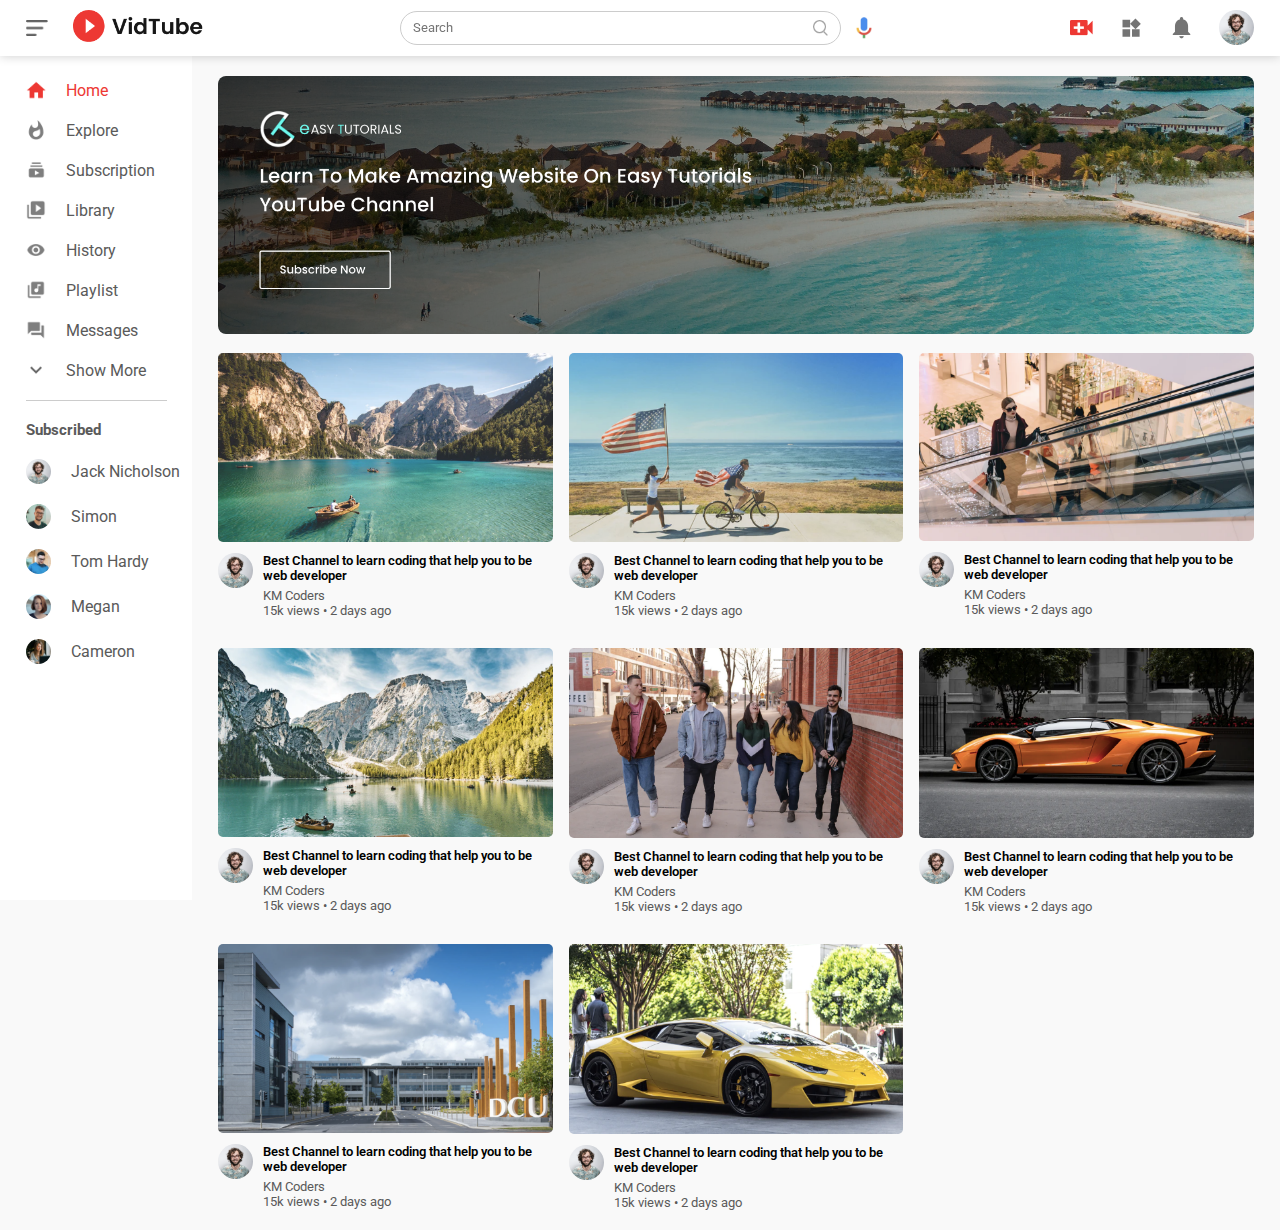
<file: index.html>
<!DOCTYPE html>
<html lang="en">
<head>
    <meta charset="UTF-8">
    <meta name="viewport" content="width=device-width, initial-scale=1.0">
    <title>YouTube Clone</title>
    <link rel="stylesheet" href="style.css">
</head>
<body>
    <nav class="flex-div">
        <div class="nav-left flex-div">
            <img src="images/menu.png" alt="menu" class="menu-icon">
            <a href="index.html"> <img src="images/logo.png" alt="menu" class="logo"></a>
        </div>
        <div class="nav-middle flex-div">
            <div class="search-box flex-div">
                <input type="search" placeholder="Search" name="search" id="search">
                <img src="images/search.png" alt="search" class="search-icon">
            </div>
            <img src="images/voice-search.png" alt="mic" class="mic-icon">
        </div>
        <div class="nav-right flex-div">
            <img src="images/upload.png" alt="menu">
            <img src="images/more.png" alt="menu">
            <img src="images/notification.png" alt="menu">
            <img src="images/Jack.png" alt="menu" class="user-icon">
        </div>
    </nav>

    <!-- SideBar -->

    <div class="sidebar">
        <div class="shortcut-links">
            <a href=""><img src="images/home.png" alt=""><p>Home</p></a>
            <a href=""><img src="images/explore.png" alt=""><p>Explore</p></a>
            <a href=""><img src="images/subscriprion.png" alt=""><p>Subscription</p></a>
            <a href=""><img src="images/library.png" alt=""><p>Library</p></a>
            <a href=""><img src="images/history.png" alt=""><p>History</p></a>
            <a href=""><img src="images/playlist.png" alt=""><p>Playlist</p></a>
            <a href=""><img src="images/messages.png" alt=""><p>Messages</p></a>
            <a href=""><img src="images/show-more.png" alt=""><p>Show More</p></a>
            <hr>
        </div>
        <div class="subscribed-list">
            <h3>Subscribed</h3>
            <a href=""><img src="images/Jack.png" alt=""><p>Jack Nicholson</p></a>
            <a href=""><img src="images/simon.png" alt=""><p>Simon</p></a>
            <a href=""><img src="images/tom.png" alt=""><p>Tom Hardy</p></a>
            <a href=""><img src="images/megan.png" alt=""><p>Megan</p></a>
            <a href=""><img src="images/cameron.png" alt=""><p>Cameron</p></a>
        </div>
    </div>


    <!-- End -->

    <!-- Main -->
    <main>
        <div class="container">
            <div class="banner">
                <img src="images/banner.png" alt="banner">
            </div>

            <div class="list-contianer">
                <div class="vid-list">
                  <a href="play_video.html"><img src="images/thumbnail1.png" alt="" class="thumbnail"></a>
                    <div class="flex-div">
                        <img src="images/Jack.png" alt="">
                        <div class="vid-info">
                            <a href="play_video.html">Best Channel to learn coding that help you to be web developer</a>
                            <p>KM Coders</p>
                            <p>15k views &bull; 2 days ago</p>
                            
                        </div>
                    </div>
                </div>
                <div class="vid-list">
                    <a href=""><img src="images/thumbnail2.png" alt="" class="thumbnail"></a>
                      <div class="flex-div">
                          <img src="images/Jack.png" alt="">
                          <div class="vid-info">
                              <a href="">Best Channel to learn coding that help you to be web developer</a>
                              <p>KM Coders</p>
                              <p>15k views &bull; 2 days ago</p>
                              
                          </div>
                      </div>
                  </div>
                  <div class="vid-list">
                    <a href=""><img src="images/thumbnail3.png" alt="" class="thumbnail"></a>
                      <div class="flex-div">
                          <img src="images/Jack.png" alt="">
                          <div class="vid-info">
                              <a href="">Best Channel to learn coding that help you to be web developer</a>
                              <p>KM Coders</p>
                              <p>15k views &bull; 2 days ago</p>
                              
                          </div>
                      </div>
                  </div>
                  <div class="vid-list">
                    <a href=""><img src="images/thumbnail4.png" alt="" class="thumbnail"></a>
                      <div class="flex-div">
                          <img src="images/Jack.png" alt="">
                          <div class="vid-info">
                              <a href="">Best Channel to learn coding that help you to be web developer</a>
                              <p>KM Coders</p>
                              <p>15k views &bull; 2 days ago</p>
                              
                          </div>
                      </div>
                  </div>
                  <div class="vid-list">
                    <a href=""><img src="images/thumbnail5.png" alt="" class="thumbnail"></a>
                      <div class="flex-div">
                          <img src="images/Jack.png" alt="">
                          <div class="vid-info">
                              <a href="">Best Channel to learn coding that help you to be web developer</a>
                              <p>KM Coders</p>
                              <p>15k views &bull; 2 days ago</p>
                              
                          </div>
                      </div>
                  </div>
                  <div class="vid-list">
                    <a href=""><img src="images/thumbnail6.png" alt="" class="thumbnail"></a>
                      <div class="flex-div">
                          <img src="images/Jack.png" alt="">
                          <div class="vid-info">
                              <a href="">Best Channel to learn coding that help you to be web developer</a>
                              <p>KM Coders</p>
                              <p>15k views &bull; 2 days ago</p>
                              
                          </div>
                      </div>
                  </div>
                  <div class="vid-list">
                    <a href=""><img src="images/thumbnail7.png" alt="" class="thumbnail"></a>
                      <div class="flex-div">
                          <img src="images/Jack.png" alt="">
                          <div class="vid-info">
                              <a href="">Best Channel to learn coding that help you to be web developer</a>
                              <p>KM Coders</p>
                              <p>15k views &bull; 2 days ago</p>
                              
                          </div>
                      </div>
                  </div>
                  <div class="vid-list">
                    <a href=""><img src="images/thumbnail8.png" alt="" class="thumbnail"></a>
                      <div class="flex-div">
                          <img src="images/Jack.png" alt="">
                          <div class="vid-info">
                              <a href="">Best Channel to learn coding that help you to be web developer</a>
                              <p>KM Coders</p>
                              <p>15k views &bull; 2 days ago</p>
                              
                          </div>
                      </div>
                  </div>
            </div>
        </div>
    </main>
    <!-- End -->
    <script src="main.js"></script>
</body>
</html>
</file>
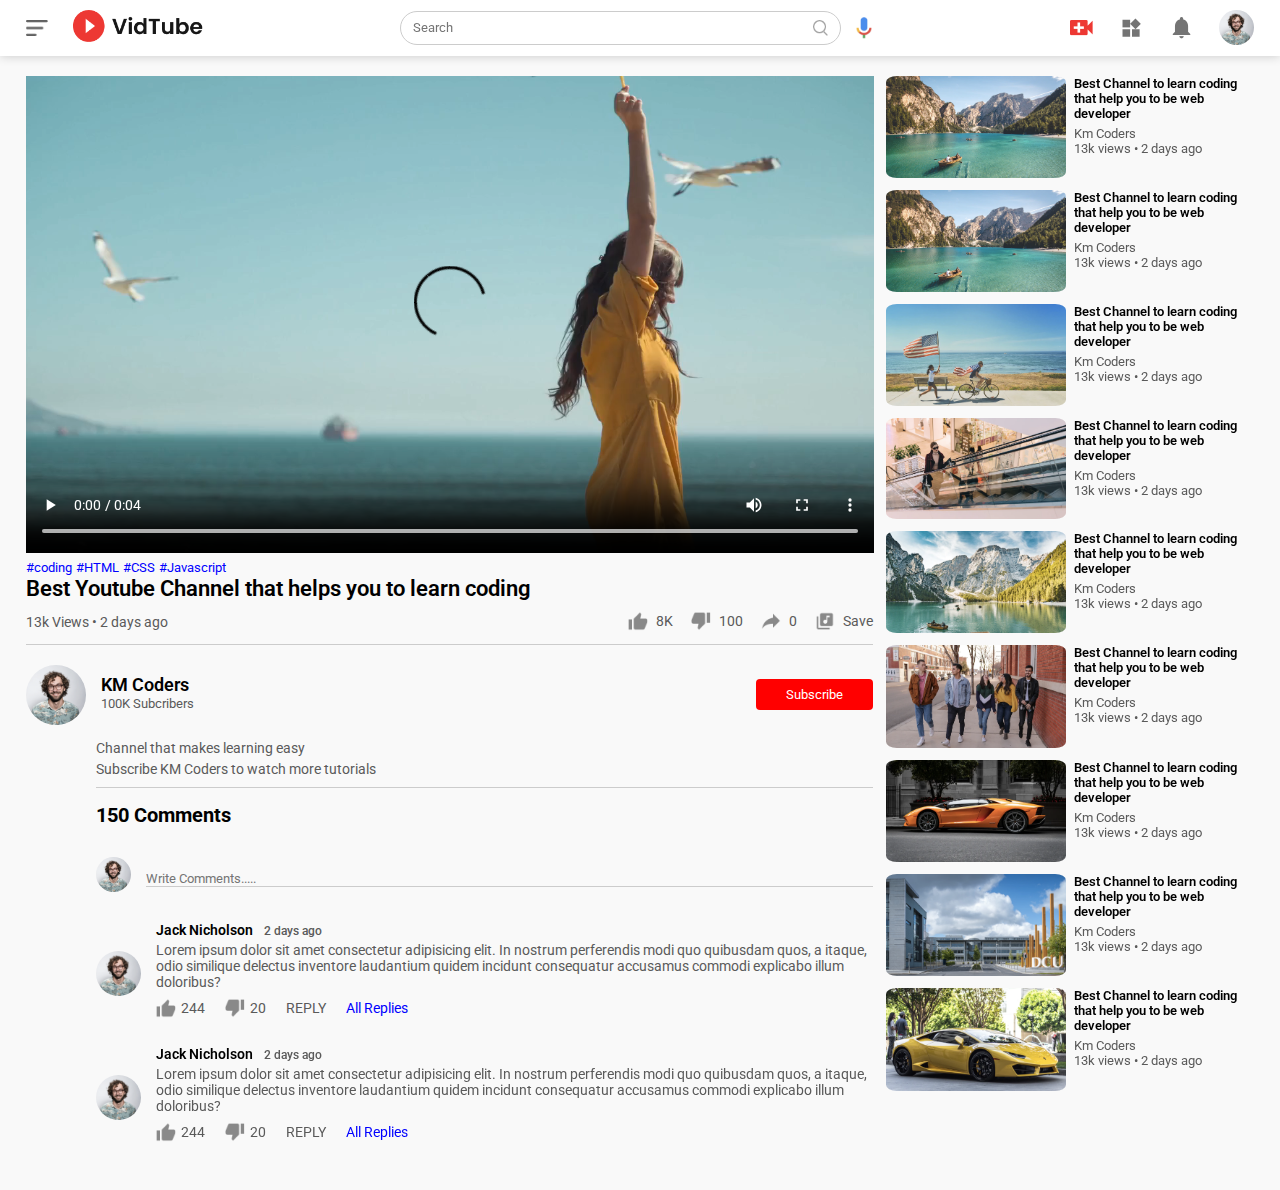
<file: play_video.html>
<!DOCTYPE html>
<html lang="en">
<head>
    <meta charset="UTF-8">
    <meta name="viewport" content="width=device-width, initial-scale=1.0">
    <link rel="stylesheet" href="style.css">
    <title>YouTube Clone Play Video</title>
</head>
<body>

    <nav class="flex-div">
        <div class="nav-left flex-div">
            <img src="images/menu.png" alt="menu" class="menu-icon">
           <a href="index.html"> <img src="images/logo.png" alt="menu" class="logo"></a>
        </div>
        <div class="nav-middle flex-div">
            <div class="search-box flex-div">
                <input type="search" placeholder="Search" name="search" id="search">
                <img src="images/search.png" alt="search" class="search-icon">
            </div>
            <img src="images/voice-search.png" alt="mic" class="mic-icon">
        </div>
        <div class="nav-right flex-div">
            <img src="images/upload.png" alt="menu">
            <img src="images/more.png" alt="menu">
            <img src="images/notification.png" alt="menu">
            <img src="images/Jack.png" alt="menu" class="user-icon">
        </div>
    </nav>


    <div class="container play-video-container">
        <div class="row">
            <div class="play-video">
                <video controls autoplay>
                    <source src="images/video.mp4" type="video/mp4">
                </video>
                <div class="tags">
                    <a href="">#coding</a>
                    <a href="">#HTML</a>
                    <a href="">#CSS</a>
                    <a href="">#Javascript</a>
                </div>
                <h3>Best Youtube Channel that helps you to learn coding</h3>
                <div class="play-video-info">
                    <p>13k Views &bull; 2 days ago</p>
                    <div>
                        <a href=""><img src="images/like.png" alt="">8K</a>
                        <a href=""><img src="images/dislike.png" alt="">100</a>
                        <a href=""><img src="images/share.png" alt="">0</a>
                        <a href=""><img src="images/save.png" alt="">Save</a>
                    </div>
                </div>
                <hr>
                <div class="publisher">
                    <img src="images/Jack.png" alt="Jack">
                    <div>
                        <p>KM Coders</p>
                        <span>100K Subcribers</span>
                    </div>
                    <button type="button">Subscribe</button>
                </div>

                <div class="vid-description">
                    <p>Channel that makes learning easy</p>
                    <p>Subscribe KM Coders to watch more tutorials</p>
                    <hr>
                    <h4>150 Comments</h4>
                    <div class="add-comment">
                        <img src="images/Jack.png" alt="">
                        <input type="text" placeholder="Write Comments.....">
                    </div>

                    <div class="old-comments">
                        <img src="images/Jack.png" alt="">
                        <div>
                            <h3>Jack Nicholson <span>2 days ago</span></h3>
                            <p>Lorem ipsum dolor sit amet consectetur adipisicing elit. In nostrum perferendis modi quo quibusdam quos, a itaque, odio similique delectus inventore laudantium quidem incidunt consequatur accusamus commodi explicabo illum doloribus?</p>
                            <div class="commet-action">
                                <img src="images/like.png" alt="like">
                                <span>244</span>
                                <img src="images/dislike.png" alt="like">
                                <span>20</span>
                                <span>REPLY</span>
                                <a href="">All Replies</a>
                            </div>
                        </div>
                    </div>
                    <div class="old-comments">
                        <img src="images/Jack.png" alt="">
                        <div>
                            <h3>Jack Nicholson <span>2 days ago</span></h3>
                            <p>Lorem ipsum dolor sit amet consectetur adipisicing elit. In nostrum perferendis modi quo quibusdam quos, a itaque, odio similique delectus inventore laudantium quidem incidunt consequatur accusamus commodi explicabo illum doloribus?</p>
                            <div class="commet-action">
                                <img src="images/like.png" alt="like">
                                <span>244</span>
                                <img src="images/dislike.png" alt="like">
                                <span>20</span>
                                <span>REPLY</span>
                                <a href="">All Replies</a>
                            </div>
                        </div>
                    </div>
                </div>
            </div>
            
            <div class="right-sidebar">
                <div class="side-video-list">
                    <a href="" class="small-thumbnail"><img src="images/thumbnail1.png" alt="thumbnail-1"></a>
                    <div class="vid-info">
                        <a href="">Best Channel to learn coding that help you to be web developer</a>
                        <p>Km Coders</p>
                        <p>13k views &bull; 2 days ago</p>
                    </div>
                </div>
                <div class="side-video-list">
                    <a href="" class="small-thumbnail"><img src="images/thumbnail1.png" alt="thumbnail-1"></a>
                    <div class="vid-info">
                        <a href="">Best Channel to learn coding that help you to be web developer</a>
                        <p>Km Coders</p>
                        <p>13k views &bull; 2 days ago</p>
                    </div>
                </div>
                <div class="side-video-list">
                    <a href="" class="small-thumbnail"><img src="images/thumbnail2.png" alt="thumbnail-1"></a>
                    <div class="vid-info">
                        <a href="">Best Channel to learn coding that help you to be web developer</a>
                        <p>Km Coders</p>
                        <p>13k views &bull; 2 days ago</p>
                    </div>
                </div>
                <div class="side-video-list">
                    <a href="" class="small-thumbnail"><img src="images/thumbnail3.png" alt="thumbnail-1"></a>
                    <div class="vid-info">
                        <a href="">Best Channel to learn coding that help you to be web developer</a>
                        <p>Km Coders</p>
                        <p>13k views &bull; 2 days ago</p>
                    </div>
                </div>
                <div class="side-video-list">
                    <a href="" class="small-thumbnail"><img src="images/thumbnail4.png" alt="thumbnail-1"></a>
                    <div class="vid-info">
                        <a href="">Best Channel to learn coding that help you to be web developer</a>
                        <p>Km Coders</p>
                        <p>13k views &bull; 2 days ago</p>
                    </div>
                </div>
                <div class="side-video-list">
                    <a href="" class="small-thumbnail"><img src="images/thumbnail5.png" alt="thumbnail-1"></a>
                    <div class="vid-info">
                        <a href="">Best Channel to learn coding that help you to be web developer</a>
                        <p>Km Coders</p>
                        <p>13k views &bull; 2 days ago</p>
                    </div>
                </div>
                <div class="side-video-list">
                    <a href="" class="small-thumbnail"><img src="images/thumbnail6.png" alt="thumbnail-1"></a>
                    <div class="vid-info">
                        <a href="">Best Channel to learn coding that help you to be web developer</a>
                        <p>Km Coders</p>
                        <p>13k views &bull; 2 days ago</p>
                    </div>
                </div>
                <div class="side-video-list">
                    <a href="" class="small-thumbnail"><img src="images/thumbnail7.png" alt="thumbnail-1"></a>
                    <div class="vid-info">
                        <a href="">Best Channel to learn coding that help you to be web developer</a>
                        <p>Km Coders</p>
                        <p>13k views &bull; 2 days ago</p>
                    </div>
                </div>
                <div class="side-video-list">
                    <a href="" class="small-thumbnail"><img src="images/thumbnail8.png" alt="thumbnail-1"></a>
                    <div class="vid-info">
                        <a href="">Best Channel to learn coding that help you to be web developer</a>
                        <p>Km Coders</p>
                        <p>13k views &bull; 2 days ago</p>
                    </div>
                </div>
            </div>
        </div>
    </div>

<script src="main.js"></script>
</body>
</html>
</file>
<file: style.css>
@import url('https://fonts.googleapis.com/css2?family=Poppins:wght@400;700&family=Roboto:wght@400;700&display=swap');


*{
    margin: 0;
    padding: 0;
    font-family: 'Roboto', sans-serif;
    box-sizing: border-box;
}

a{
    text-decoration: none;
    color: #5a5a5a;
}

img{
    cursor: pointer;
}

.flex-div{
    display: flex;
    align-items: center;
}

/* navigation */
nav{
    padding: 10px 2%;
    justify-content: space-between;
    box-shadow: 0 0 10px rgba(0,0,0,0.2);
    background: #fff;
    position: sticky;
    top: 0;
    z-index: 10;
}

.nav-right img{
    width: 25px;
    margin-right: 25px;
}

.nav-right .user-icon{
    width: 35px;
    border-radius: 50%;
    margin-right: 0;
}

.nav-left .menu-icon{
    width: 22px;
    margin-right: 25px;

}

.nav-left .logo{
    width: 130px;
}

.nav-middle .mic-icon{
    width: 16px;

}

.nav-middle .search-box{
    border: 1px solid #ccc;
    margin-right: 15px;
    padding: 8px 12px;
    border-radius: 25px;
}

.nav-middle .search-box input{
    width: 400px;
    border: 0;
    outline: 0;
    background: transparent;
}

.nav-middle .search-box img{
    width: 15px;
}

/* End */


/* SideBar */

.sidebar{
    background: white;
    width: 15%;
    height: 100vh;
    position: fixed;
    top: 0;
    padding-left: 2%;
    padding-top: 80px;
}

.shortcut-links a img{
    width: 20px;
    margin-right: 20px;
}

.shortcut-links a{
    display: flex;
    align-items: center;
    margin-bottom: 20px;
    width: fit-content;
    flex-wrap: wrap;
    font-family: 'Roboto', sans-serif !important;
}

.shortcut-links a:hover{
    background-color: #efefef;
    padding: 8px;
    border-radius: 24px;
    width: 100%;
}

.shortcut-links a p{
    font-family: 'Roboto', sans-serif !important;
}

.shortcut-links a:first-child{
    color: #ed3833;
}

.sidebar hr{
    border: 0;
    height: 1px;
    background: #ccc;
    width: 85%;

}

.subscribed-list h3{
    font-size: 15px;
    margin: 20px 0;
    color: #5a5a5a;

}

.subscribed-list a{
    display: flex;
    align-items: center;
    margin-bottom: 20px;
    width: fit-content;
    flex-wrap: wrap;
    font-family: 'Roboto', sans-serif !important;
}

.subscribed-list a img{
    width: 25px;
    border-radius: 50%;
    margin-right: 20px;
}

.small-sidebar{
    width: 5%;

}

.small-sidebar a p{
    display: none;
}

.small-sidebar h3{
    display: none;
}

.small-sidebar hr{
    width: 50%;
    margin-bottom: 25px;
}


/* End */


/* Main */
.container{
    background: #f9f9f9;;
    padding-left: 17%;
    padding-right: 2%;
    padding-top: 20px;
    padding-bottom: 20px;
}

.large-container{
    padding-left: 7%;
}

.banner{
    width: 100%;
}

.banner img{
    width: 100%;
    border-radius: 8px;
}

.list-contianer{
    display: grid;
    grid-template-columns: repeat(auto-fit,minmax(250px , 1fr));
    grid-column-gap: 16px;
    row-gap: 30px;
    margin-top: 15px;

}
.vid-list .thumbnail{
    width: 100%;
    border-radius: 5px;

}

.vid-list .flex-div{
    align-items: flex-start;
    margin-top: 7px;
}

.vid-list .flex-div img{
    width: 35px;
    margin-right: 10px;
    border-radius: 50%;
}

.vid-info{
    color: #5a5a5a;
    font-size: 13px;
}

.vid-info a{
    color: black;
    font-weight: 600;
    display: block;
    margin-bottom: 5px;
}

@media (max-width:900px){
    .menu-icon{
        display: none;
    }

    .sidebar{
        display: none;
    }

    .container,.large-container{
        padding-left: 5%;
        padding-right: 5%;
    }

    .nav-right img{
        display: none;
    }

    .nav-right .user-icon{
        display: block;
        width: 30px;
    }

    .nav-middle .search-box input{
        width: 100px;
    }

    .nav-middle .mic-icon{
        display: none;
    }

    .logo{
        width: 70px;
    }
    
}


/* Play Video */

.play-video-container{
    padding-left: 2%;
}

.row{
    display: flex;
    justify-content: space-between;
    flex-wrap: wrap;
}

.play-video{
    flex-basis: 69%;
}

.play-video video{
    width: 100%;
}

.right-sidebar{
    flex-basis: 30%;
}

.side-video-list{
    display: flex;
    justify-content: space-between;
    margin-bottom: 8px;
}


.side-video-list img{
    width: 100%;
    border-radius: 6%;
}

.side-video-list .small-thumbnail{
    flex-basis: 49%;
}

.side-video-list .vid-info{
    flex-basis: 49%;
}

.play-video .tags a{
    color: #0000ff;
    font-size: 13px;
}

.play-video h3{
    font-weight: 600;
    font-size: 22px;
}

.play-video .play-video-info{
    display: flex;
    align-items: center;
    justify-content: space-between;
    flex-wrap: wrap;
    margin-top: 10px;
    font-size: 14px;
    color: #5a5a5a;
}

.play-video .play-video-info a img{
    width: 20px;
    margin-right: 8px;
}

.play-video .play-video-info a {
    display: inline-flex;
    align-items: center;
    margin-left: 15px;
}

.play-video hr{
    border: 0;
    height: 1px;
    background: #ccc;
    margin: 10px 0;

}

.publisher{
    display: flex;
    align-items: center;
    margin-top: 20px;
}

.publisher div{
    flex: 1;
    line-height: 18px;
}

.publisher div p{
    color: #000;
    font-weight: 600;
    font-size: 18px;
} 

.publisher div span{
    font-size: 13px;
    color: #5a5a5a;
}

.publisher button{
    background: red;
    color: white;
    padding: 8px 30px;
    border: 0;
    outline: 0;
    border-radius: 4px;
    cursor: pointer;

}

.publisher img{
    width: 60px;
    border-radius: 50%;
    margin-right: 15px;
}

 .vid-description{
    padding-left: 70px;
    margin: 15px 0;
 }

 .vid-description p {
    font-size: 14px;
    margin-bottom: 5px;
    color: #5a5a5a;
 }

 .vid-description h4{
    font-size: 20px;
    margin-top: 15px;
 }

 .add-comment{
    display: flex;
    align-items: center;
    margin: 30px 0;
 }

 .add-comment img{
    width: 35px;
    border-radius: 50%;
    margin-right: 15px;

 }

 .add-comment input{
    width: 100%;
    border: 0;
    outline: 0;
    padding-top: 10px;
    background: transparent;
    border-bottom: 1px solid #ccc;
 }

 .old-comments{
    display: flex;
    align-items: center;
    margin: 20px 0;
 }

 .old-comments h3{
    font-size: 14px;
    margin-bottom: 4px;
 }

 .old-comments img{
    width: 45px;
    border-radius: 50%;
    margin-right: 15px;
 }

 .old-comments h3 span{
    font-size: 12px;
    color: #5a5a5a;
    font-weight: 500;
    margin-left: 8px;
 }

 .old-comments .commet-action{
    display: flex;
    align-items: center;
    margin: 8px 0;
    font-size: 14px;
 }
 .old-comments .commet-action img{
    border-radius: 0;
    width: 20px;
    margin-right: 5px;
 }
 .old-comments .commet-action span{
    margin-right: 20px;
    color: #5a5a5a;
 }

 .old-comments .commet-action a{
    color: #0000ff;
 }


 @media(max-width:900px){
    .play-video{
        flex-basis: 100%;
    }

    .right-sidebar{
        flex-basis: 100%;
    }

    .play-video-container{
        padding-left: 5%;
    }

    .vid-description{
        padding-left: 0;
    }

    .play-video .play-video-info a{
        margin-left: 0;
        margin-right: 15px;
        margin-top: 15px;
    }
    .publisher div p{
        font-size: 15px;
    }
 }
</file>
